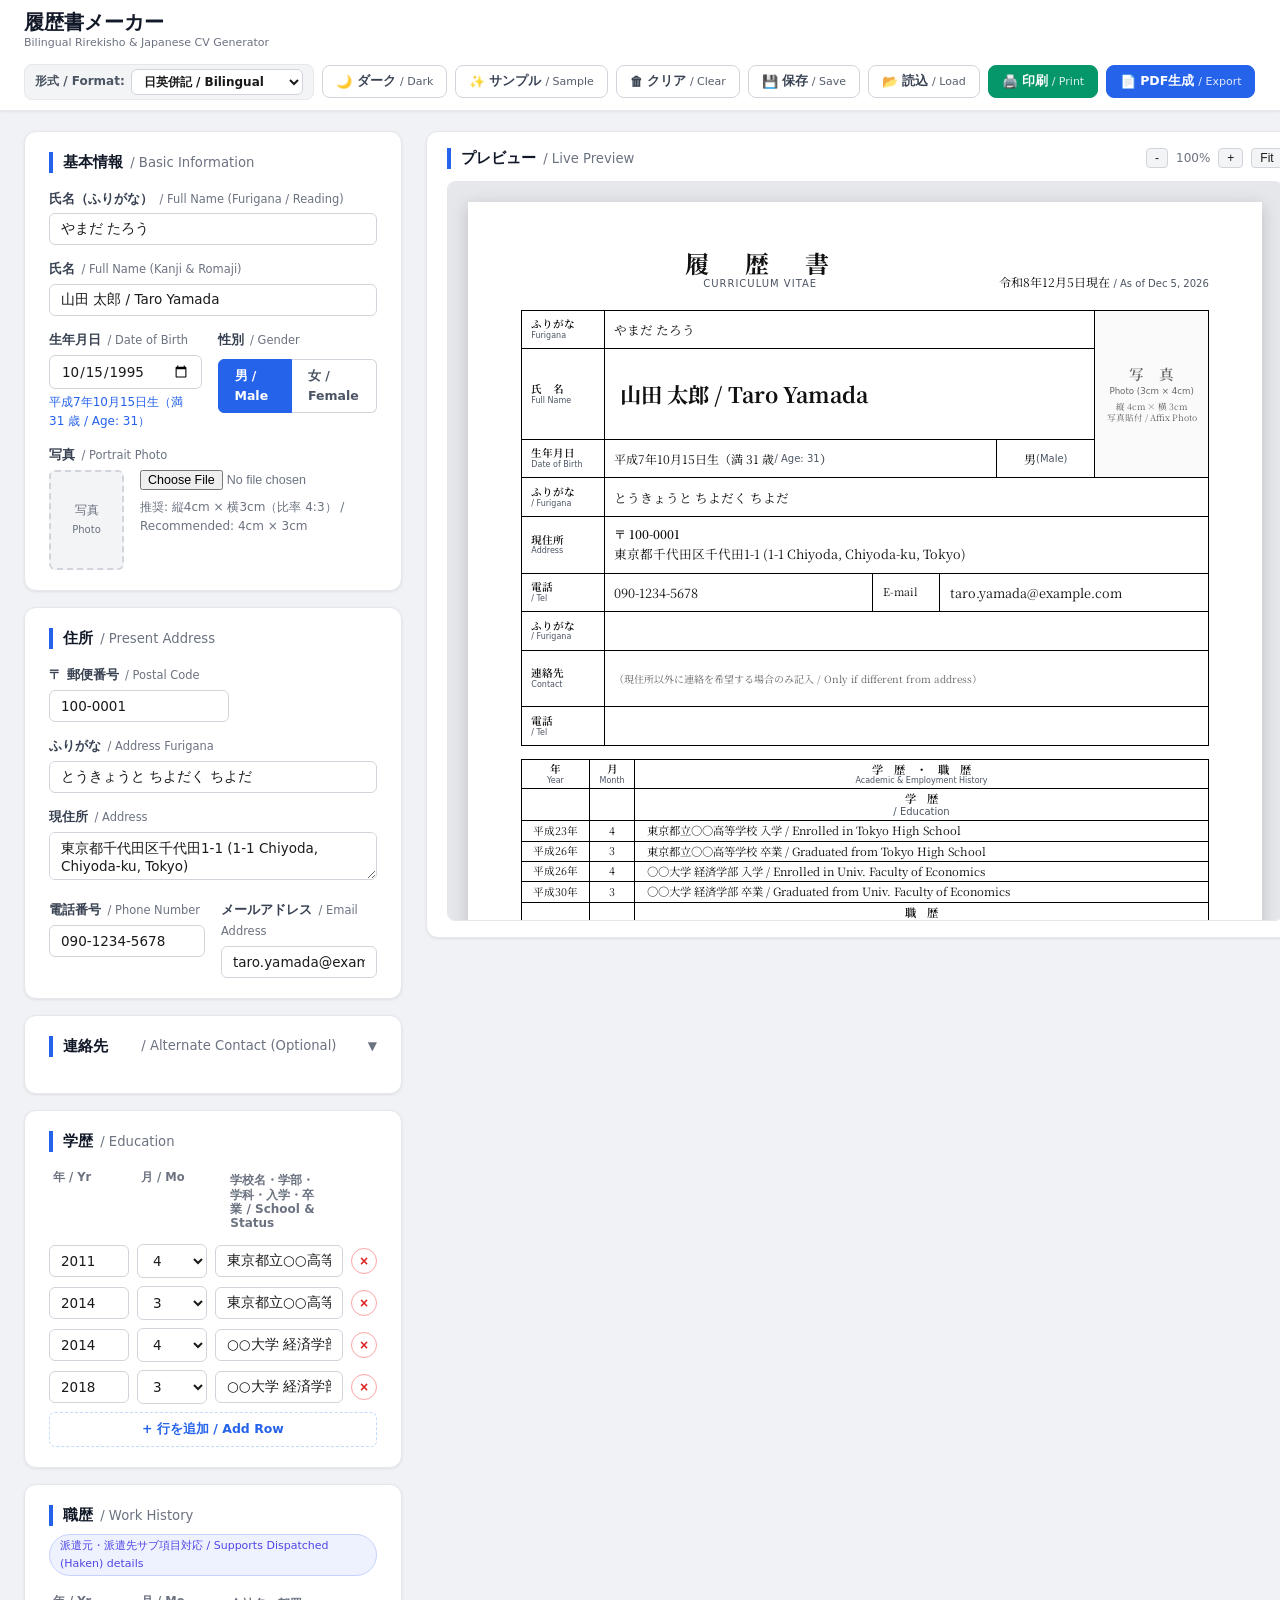
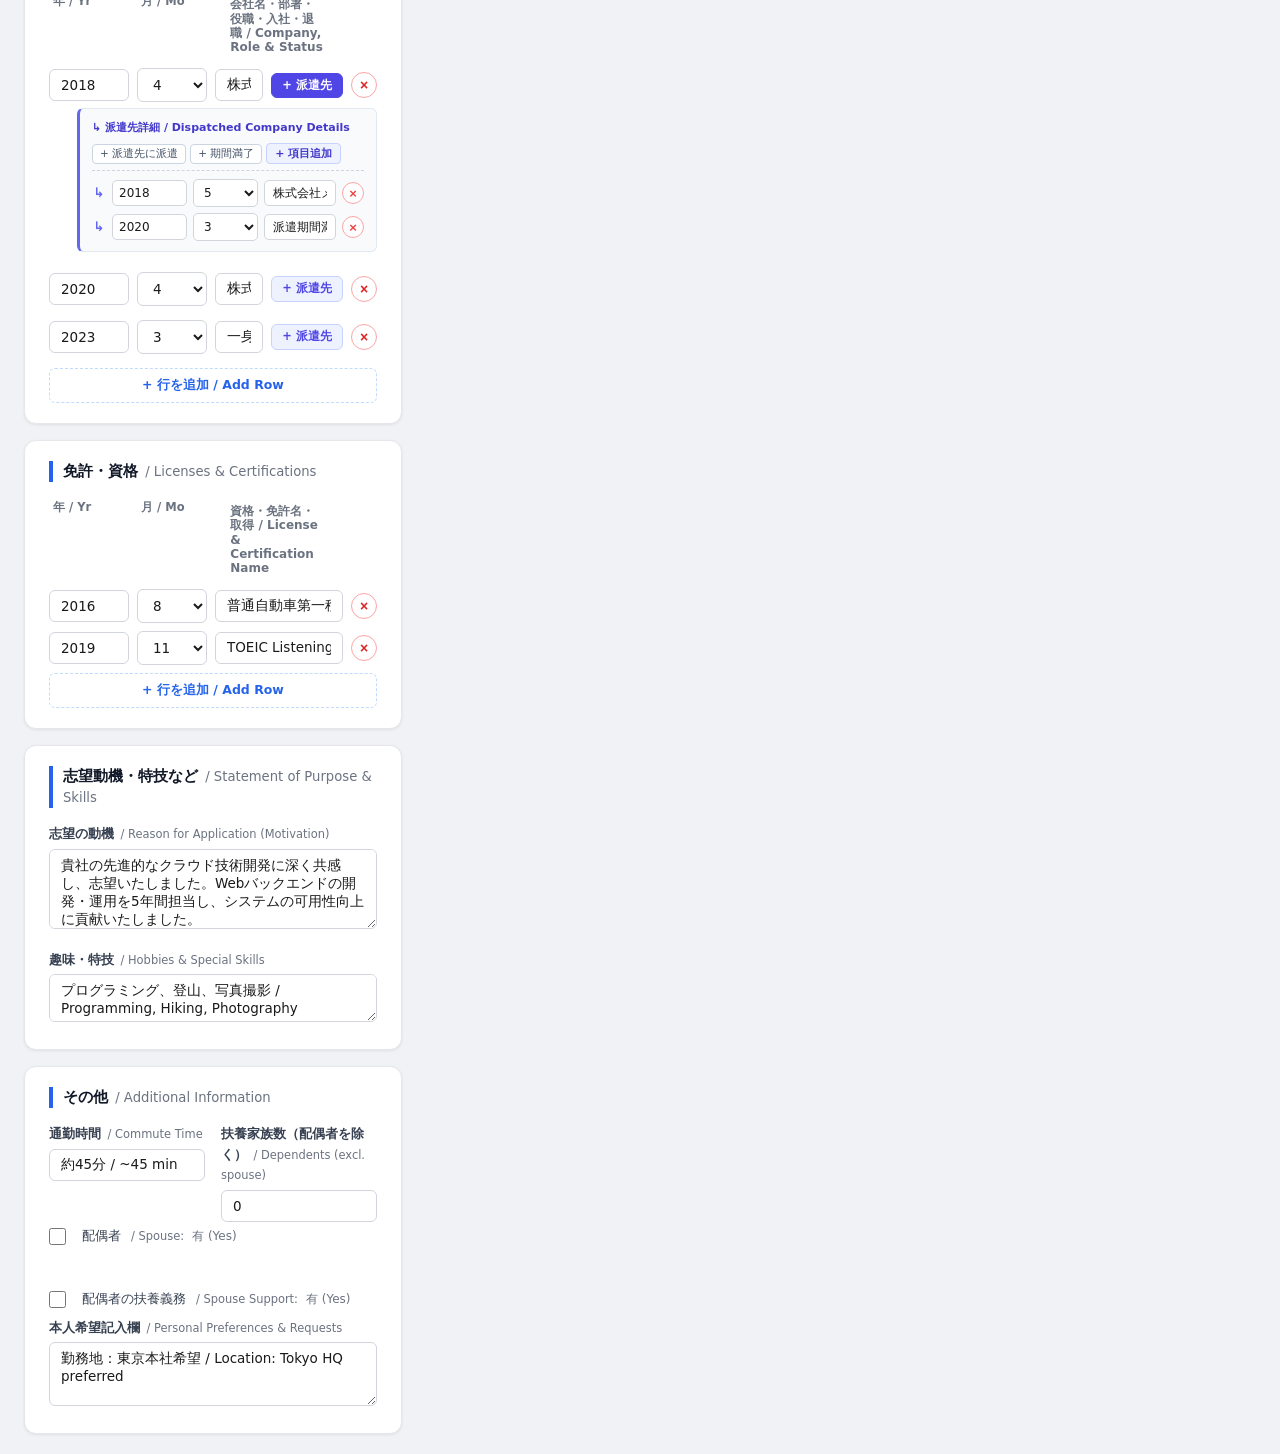
<file: index.html>
<!DOCTYPE html>
<html lang="ja">
<head>
    <meta charset="UTF-8">
    <meta name="viewport" content="width=device-width, initial-scale=1.0">
    <title>履歴書メーカー / Bilingual Rirekisho &amp; Japanese CV Generator</title>
    <meta name="description" content="Pure JavaScript Japanese Curriculum Vitae (履歴書) generator. 100% client-side, zero backend, runs statically anywhere with instant preview & PDF export.">
    <link rel="icon" href="data:image/svg+xml,<svg xmlns=%22http://www.w3.org/2000/svg%22 viewBox=%220%22%200%20100%20100%22><text y=%22.9em%22 font-size=%2290%22>📄</text></svg>">
    
    <!-- Google Fonts: Noto Serif JP (traditional JIS resume look) & Noto Sans JP -->
    <link rel="preconnect" href="https://fonts.googleapis.com">
    <link rel="preconnect" href="https://fonts.gstatic.com" crossorigin>
    <link href="https://fonts.googleapis.com/css2?family=Noto+Sans+JP:wght@400;500;700&family=Noto+Serif+JP:wght@400;600;700&display=swap" rel="stylesheet">
    
    <!-- Stylesheet -->
    <link rel="stylesheet" href="css/style.css">

    <!-- Client-side PDF Generator (html2pdf.js - vendored for offline reliability) -->
    <script src="js/vendor/html2pdf.bundle.min.js"></script>

    <!-- Theme Detection (Avoid Flash of Light Mode) -->
    <script>
        (function() {
            try {
                const saved = localStorage.getItem("rirekisho_maker_theme");
                const prefersDark = window.matchMedia && window.matchMedia("(prefers-color-scheme: dark)").matches;
                if (saved === "dark" || (!saved && prefersDark)) {
                    document.documentElement.setAttribute("data-theme", "dark");
                }
            } catch (e) {}
        })();
    </script>

    <!-- App Scripts -->
    <script src="js/era_converter.js" defer></script>
    <script src="js/rirekisho_render.js" defer></script>
    <script src="js/app.js" defer></script>
</head>
<body>

    <!-- ===== Header ===== -->
    <header class="app-header">
        <div class="header-inner">
            <div class="header-title">
                <h1>履歴書メーカー</h1>
                <span class="subtitle">Bilingual Rirekisho &amp; Japanese CV Generator</span>
            </div>

            <div class="header-actions">
                <!-- PDF Format Style Selector -->
                <div class="style-selector">
                    <label for="pdf_style">形式 / Format:</label>
                    <select id="pdf_style" name="pdf_style">
                        <option value="bilingual" selected>日英併記 / Bilingual</option>
                        <option value="japanese">日本語のみ / Japanese</option>
                    </select>
                </div>

                <!-- Dark Mode Toggle Button -->
                <button type="button" id="btn-theme-toggle" class="btn btn-secondary btn-theme" title="ダークモード切替 / Toggle Dark Mode">
                    <span class="btn-icon" id="theme-icon">🌙</span> <span id="theme-label">ダーク <small>/ Dark</small></span>
                </button>

                <button type="button" id="btn-sample" class="btn btn-secondary" title="サンプルデータを入力 / Load Sample Data">
                    <span class="btn-icon">✨</span> サンプル <small>/ Sample</small>
                </button>
                <button type="button" id="btn-clear" class="btn btn-secondary" title="フォームを初期化 / Clear Form">
                    <span class="btn-icon">🗑</span> クリア <small>/ Clear</small>
                </button>
                <button type="button" id="btn-save" class="btn btn-secondary" title="フォームデータをJSONで保存 / Save JSON">
                    <span class="btn-icon">💾</span> 保存 <small>/ Save</small>
                </button>
                <button type="button" id="btn-load" class="btn btn-secondary" title="JSONファイルからデータを読み込み / Load JSON">
                    <span class="btn-icon">📂</span> 読込 <small>/ Load</small>
                </button>
                <button type="button" id="btn-print" class="btn btn-print" title="ブラウザ印刷（高精細ベクターPDF） / Print / Vector PDF">
                    <span class="btn-icon">🖨️</span> 印刷 <small>/ Print</small>
                </button>
                <button type="button" id="btn-generate" class="btn btn-primary" title="PDFファイルをダウンロード / Export PDF">
                    <span class="btn-icon">📄</span> PDF生成 <small>/ Export</small>
                </button>
            </div>
        </div>
    </header>

    <!-- ===== Main Content ===== -->
    <main class="app-main">
        <!-- ---------- Left Column: Form ---------- -->
        <div class="form-column">

            <!-- Section 1: 基本情報 -->
            <section class="form-section">
                <h3 class="section-title">基本情報 <span class="sub-en">/ Basic Information</span></h3>

                <div class="form-group">
                    <label for="name_furigana">氏名（ふりがな） <span class="sub-en">/ Full Name (Furigana / Reading)</span></label>
                    <input type="text" id="name_furigana" name="name_furigana" placeholder="やまだ たろう">
                </div>

                <div class="form-group">
                    <label for="name_kanji">氏名 <span class="sub-en">/ Full Name (Kanji &amp; Romaji)</span></label>
                    <input type="text" id="name_kanji" name="name_kanji" placeholder="山田 太郎 / Taro Yamada">
                </div>

                <div class="form-row">
                    <div class="form-group flex-1">
                        <label for="birth_date">生年月日 <span class="sub-en">/ Date of Birth</span></label>
                        <input type="date" id="birth_date" name="birth_date">
                        <p id="birth_date_calc" class="helper-text" style="color: #2563eb; font-weight: 500;"></p>
                    </div>
                    <div class="form-group">
                        <label>性別 <span class="sub-en">/ Gender</span></label>
                        <div class="radio-pills">
                            <input type="radio" id="gender_male" name="gender" value="男" checked>
                            <label for="gender_male" class="pill">男 / Male</label>
                            <input type="radio" id="gender_female" name="gender" value="女">
                            <label for="gender_female" class="pill">女 / Female</label>
                        </div>
                    </div>
                </div>

                <div class="form-group">
                    <label for="photo">写真 <span class="sub-en">/ Portrait Photo</span></label>
                    <div class="photo-upload-area">
                        <div class="photo-preview" id="photo-preview">
                            <span class="photo-placeholder">写真<br><small>Photo</small></span>
                        </div>
                        <div class="photo-controls">
                            <input type="file" id="photo" name="photo" accept="image/*">
                            <p class="helper-text">推奨: 縦4cm × 横3cm（比率 4:3） / Recommended: 4cm × 3cm</p>
                            <button type="button" id="btn-remove-photo" class="btn btn-secondary" style="display:none; padding:4px 8px; font-size:12px; margin-top:4px;">写真を削除 / Remove Photo</button>
                        </div>
                    </div>
                </div>
            </section>

            <!-- Section 2: 住所 -->
            <section class="form-section">
                <h3 class="section-title">住所 <span class="sub-en">/ Present Address</span></h3>

                <div class="form-group">
                    <label for="postal_code">〒 郵便番号 <span class="sub-en">/ Postal Code</span></label>
                    <input type="text" id="postal_code" name="postal_code" placeholder="100-0001" class="input-short">
                </div>

                <div class="form-group">
                    <label for="address_furigana">ふりがな <span class="sub-en">/ Address Furigana</span></label>
                    <input type="text" id="address_furigana" name="address_furigana" placeholder="とうきょうと ちよだく...">
                </div>

                <div class="form-group">
                    <label for="address">現住所 <span class="sub-en">/ Address</span></label>
                    <textarea id="address" name="address" rows="2" placeholder="東京都千代田区千代田1-1 (1-1 Chiyoda, Chiyoda-ku, Tokyo)"></textarea>
                </div>

                <div class="form-row">
                    <div class="form-group flex-1">
                        <label for="phone">電話番号 <span class="sub-en">/ Phone Number</span></label>
                        <input type="text" id="phone" name="phone" placeholder="090-1234-5678">
                    </div>
                    <div class="form-group flex-1">
                        <label for="email">メールアドレス <span class="sub-en">/ Email Address</span></label>
                        <input type="email" id="email" name="email" placeholder="taro@example.com">
                    </div>
                </div>
            </section>

            <!-- Section 3: 連絡先 -->
            <section class="form-section">
                <details class="collapsible-section">
                    <summary class="section-title section-title-collapsible">
                        連絡先 <span class="sub-en">/ Alternate Contact (Optional)</span>
                        <span class="collapse-indicator">▼</span>
                    </summary>
                    <p class="helper-text section-note">現住所以外に連絡を希望する場合のみ記入 / Fill only if contact is desired at an alternate location</p>

                    <div class="form-group">
                        <label for="postal_code_2">〒 郵便番号 <span class="sub-en">/ Postal Code</span></label>
                        <input type="text" id="postal_code_2" name="postal_code_2" placeholder="000-0000" class="input-short">
                    </div>

                    <div class="form-group">
                        <label for="address_furigana_2">ふりがな <span class="sub-en">/ Furigana</span></label>
                        <input type="text" id="address_furigana_2" name="address_furigana_2">
                    </div>

                    <div class="form-group">
                        <label for="address_2">住所 <span class="sub-en">/ Alternate Address</span></label>
                        <textarea id="address_2" name="address_2" rows="2"></textarea>
                    </div>

                    <div class="form-group">
                        <label for="phone_2">電話番号 <span class="sub-en">/ Alternate Phone</span></label>
                        <input type="text" id="phone_2" name="phone_2" placeholder="090-0000-0000">
                    </div>
                </details>
            </section>

            <!-- Section 4: 学歴 -->
            <section class="form-section">
                <h3 class="section-title">学歴 <span class="sub-en">/ Education</span></h3>
                <div class="dynamic-list" id="education-list" data-type="education">
                    <div class="dynamic-list-header">
                        <span class="col-year">年 / Yr</span>
                        <span class="col-month">月 / Mo</span>
                        <span class="col-detail">学校名・学部・学科・入学・卒業 / School &amp; Status</span>
                        <span class="col-action"></span>
                    </div>
                    <div class="dynamic-row">
                        <input type="number" class="input-year" name="education_year" placeholder="2014" min="1900" max="2100">
                        <select class="input-month" name="education_month">
                            <option value="">月 / Mo</option>
                            <option value="1">1</option>
                            <option value="2">2</option>
                            <option value="3">3</option>
                            <option value="4">4</option>
                            <option value="5">5</option>
                            <option value="6">6</option>
                            <option value="7">7</option>
                            <option value="8">8</option>
                            <option value="9">9</option>
                            <option value="10">10</option>
                            <option value="11">11</option>
                            <option value="12">12</option>
                        </select>
                        <input type="text" class="input-detail" name="education_detail" placeholder="○○高等学校 卒業 / Graduated from Tokyo High School">
                        <button type="button" class="btn-remove" title="削除 / Remove">×</button>
                    </div>
                </div>
                <button type="button" class="btn-add-row" data-target="education-list">+ 行を追加 / Add Row</button>
            </section>

            <!-- Section 5: 職歴 -->
            <section class="form-section">
                <div class="section-title-wrap">
                    <h3 class="section-title">職歴 <span class="sub-en">/ Work History</span></h3>
                    <span class="section-badge-hint">派遣元・派遣先サブ項目対応 / Supports Dispatched (Haken) details</span>
                </div>
                <div class="dynamic-list" id="work-history-list" data-type="work_history">
                    <div class="dynamic-list-header">
                        <span class="col-year">年 / Yr</span>
                        <span class="col-month">月 / Mo</span>
                        <span class="col-detail">会社名・部署・役職・入社・退職 / Company, Role &amp; Status</span>
                        <span class="col-action"></span>
                    </div>
                    <div class="work-item-group">
                        <div class="dynamic-row main-row">
                            <input type="number" class="input-year" name="work_year" placeholder="2018" min="1900" max="2100">
                            <select class="input-month" name="work_month">
                                <option value="">月 / Mo</option>
                                <option value="1">1</option>
                                <option value="2">2</option>
                                <option value="3">3</option>
                                <option value="4">4</option>
                                <option value="5">5</option>
                                <option value="6">6</option>
                                <option value="7">7</option>
                                <option value="8">8</option>
                                <option value="9">9</option>
                                <option value="10">10</option>
                                <option value="11">11</option>
                                <option value="12">12</option>
                            </select>
                            <input type="text" class="input-detail" name="work_detail" placeholder="株式会社○○ 入社 / 派遣元会社 登録">
                            <button type="button" class="btn-add-subitem" title="派遣先サブ項目を追加 / Add Dispatched Company (Haken)">+ 派遣先</button>
                            <button type="button" class="btn-remove" title="削除 / Remove">×</button>
                        </div>
                        <div class="subitems-container" style="display: none;">
                            <div class="subitems-header">
                                <span class="subitems-title">↳ 派遣先詳細 / Dispatched Company Details</span>
                                <div class="subitems-quick-actions">
                                    <button type="button" class="btn-quick-tag" data-tag="派遣先">+ 派遣先に派遣</button>
                                    <button type="button" class="btn-quick-tag" data-tag="満了">+ 期間満了</button>
                                    <button type="button" class="btn-add-subitem-row">+ 項目追加</button>
                                </div>
                            </div>
                            <div class="subitems-list"></div>
                        </div>
                    </div>
                </div>
                <button type="button" class="btn-add-row" data-target="work-history-list">+ 行を追加 / Add Row</button>
            </section>

            <!-- Section 6: 免許・資格 -->
            <section class="form-section">
                <h3 class="section-title">免許・資格 <span class="sub-en">/ Licenses &amp; Certifications</span></h3>
                <div class="dynamic-list" id="licenses-list" data-type="licenses">
                    <div class="dynamic-list-header">
                        <span class="col-year">年 / Yr</span>
                        <span class="col-month">月 / Mo</span>
                        <span class="col-detail">資格・免許名・取得 / License &amp; Certification Name</span>
                        <span class="col-action"></span>
                    </div>
                    <div class="dynamic-row">
                        <input type="number" class="input-year" name="license_year" placeholder="2016" min="1900" max="2100">
                        <select class="input-month" name="license_month">
                            <option value="">月 / Mo</option>
                            <option value="1">1</option>
                            <option value="2">2</option>
                            <option value="3">3</option>
                            <option value="4">4</option>
                            <option value="5">5</option>
                            <option value="6">6</option>
                            <option value="7">7</option>
                            <option value="8">8</option>
                            <option value="9">9</option>
                            <option value="10">10</option>
                            <option value="11">11</option>
                            <option value="12">12</option>
                        </select>
                        <input type="text" class="input-detail" name="license_detail" placeholder="普通自動車第一種運転免許 / Driver's License (Class 1)">
                        <button type="button" class="btn-remove" title="削除 / Remove">×</button>
                    </div>
                </div>
                <button type="button" class="btn-add-row" data-target="licenses-list">+ 行を追加 / Add Row</button>
            </section>

            <!-- Section 7: 志望動機・特技など -->
            <section class="form-section">
                <h3 class="section-title">志望動機・特技など <span class="sub-en">/ Statement of Purpose &amp; Skills</span></h3>

                <div class="form-group">
                    <label for="motivation">志望の動機 <span class="sub-en">/ Reason for Application (Motivation)</span></label>
                    <textarea id="motivation" name="motivation" rows="4" placeholder="志望動機をご記入ください / Describe your reason for applying, background, and goals..."></textarea>
                </div>

                <div class="form-group">
                    <label for="hobbies">趣味・特技 <span class="sub-en">/ Hobbies &amp; Special Skills</span></label>
                    <textarea id="hobbies" name="hobbies" rows="2" placeholder="趣味や特技をご記入ください / e.g. Programming, Hiking, Photography..."></textarea>
                </div>
            </section>

            <!-- Section 8: その他 -->
            <section class="form-section">
                <h3 class="section-title">その他 <span class="sub-en">/ Additional Information</span></h3>

                <div class="form-row">
                    <div class="form-group flex-1">
                        <label for="commute_time">通勤時間 <span class="sub-en">/ Commute Time</span></label>
                        <input type="text" id="commute_time" name="commute_time" placeholder="約45分 / ~45 min">
                    </div>
                    <div class="form-group flex-1">
                        <label for="dependents_count">扶養家族数（配偶者を除く） <span class="sub-en">/ Dependents (excl. spouse)</span></label>
                        <input type="number" id="dependents_count" name="dependents_count" value="0" min="0">
                    </div>
                </div>

                <div class="form-row checkbox-row">
                    <div class="form-group">
                        <label class="checkbox-label">
                            <input type="checkbox" id="has_spouse" name="has_spouse">
                            <span class="checkbox-custom"></span>
                            配偶者 <span class="sub-en">/ Spouse:</span> <span class="checkbox-status">有 (Yes)</span>
                        </label>
                    </div>
                    <div class="form-group">
                        <label class="checkbox-label">
                            <input type="checkbox" id="spouse_support_obligation" name="spouse_support_obligation">
                            <span class="checkbox-custom"></span>
                            配偶者の扶養義務 <span class="sub-en">/ Spouse Support:</span> <span class="checkbox-status">有 (Yes)</span>
                        </label>
                    </div>
                </div>

                <div class="form-group">
                    <label for="requests">本人希望記入欄 <span class="sub-en">/ Personal Preferences &amp; Requests</span></label>
                    <textarea id="requests" name="requests" rows="3" placeholder="勤務地、勤務時間、入社可能時期など / Desired location, hours, starting date, etc. (Or 特になし / None)"></textarea>
                </div>
            </section>

        </div>

        <!-- ---------- Right Column: Live Sheet Preview ---------- -->
        <div class="preview-column">
            <div class="preview-panel">
                <div class="preview-header-bar">
                    <h3 class="section-title">プレビュー <span class="sub-en">/ Live Preview</span></h3>
                    <div class="preview-scale-controls">
                        <button type="button" id="btn-zoom-out" title="縮小 / Zoom Out">-</button>
                        <span id="zoom-indicator">72%</span>
                        <button type="button" id="btn-zoom-in" title="拡大 / Zoom In">+</button>
                        <button type="button" id="btn-zoom-fit" title="幅に合わせる / Fit to Width">Fit</button>
                    </div>
                </div>
                <div class="preview-viewport" id="preview-viewport">
                    <div class="a4-sheet-wrapper" id="a4-wrapper">
                        <div id="sheet-render-mount"></div>
                    </div>
                </div>
            </div>
        </div>
    </main>

    <!-- ===== Loading Overlay ===== -->
    <div class="loading-overlay" id="loading-overlay">
        <div class="loading-spinner">
            <div class="spinner"></div>
            <p id="loading-message">処理中 / Processing...</p>
        </div>
    </div>

    <!-- ===== Toast Container ===== -->
    <div class="toast-container" id="toast-container"></div>

    <!-- Hidden file input for JSON load -->
    <input type="file" id="json-file-input" accept=".json" style="display:none">

</body>
</html>
</file>
<file: css/style.css>
/* ============================================================
   履歴書メーカー (Rirekisho Maker) — Pure Static Stylesheet
   ============================================================ */

/* ---------- Reset & Base ---------- */
*,
*::before,
*::after {
    box-sizing: border-box;
    margin: 0;
    padding: 0;
}

/* ---------- Design Tokens & Themes ---------- */
:root {
    color-scheme: light;
    --bg-main: #f0f2f5;
    --bg-card: #ffffff;
    --bg-secondary: #f3f4f6;
    --bg-input: #ffffff;
    --bg-subitems: #f8fafc;
    --bg-viewport: #e5e7eb;
    --border-color: #e5e7eb;
    --border-input: #d1d5db;
    --border-subitems: #e2e8f0;
    --text-main: #1a1a1a;
    --text-title: #111827;
    --text-label: #374151;
    --text-secondary: #4b5563;
    --text-muted: #6b7280;
    --btn-sec-bg: #ffffff;
    --btn-sec-text: #374151;
    --btn-sec-border: #d1d5db;
    --btn-sec-hover: #f9fafb;
    --shadow-card: 0 1px 3px rgba(0, 0, 0, 0.08);
}

[data-theme="dark"] {
    color-scheme: dark;
    --bg-main: #0b0f19;
    --bg-card: #151c2c;
    --bg-secondary: #1e293b;
    --bg-input: #0f172a;
    --bg-subitems: #0c1220;
    --bg-viewport: #07090e;
    --border-color: #27354f;
    --border-input: #334155;
    --border-subitems: #26334d;
    --text-main: #f1f5f9;
    --text-title: #f8fafc;
    --text-label: #cbd5e1;
    --text-secondary: #94a3b8;
    --text-muted: #8090a8;
    --btn-sec-bg: #1e293b;
    --btn-sec-text: #e2e8f0;
    --btn-sec-border: #3b4b66;
    --btn-sec-hover: #263348;
    --shadow-card: 0 2px 8px rgba(0, 0, 0, 0.4);
}

[data-theme="dark"] input,
[data-theme="dark"] select,
[data-theme="dark"] textarea {
    color-scheme: dark;
}

body {
    font-family: system-ui, -apple-system, "Hiragino Kaku Gothic ProN", "Hiragino Sans", "Meiryo", sans-serif;
    font-size: 14px;
    line-height: 1.6;
    background: var(--bg-main);
    color: var(--text-main);
    min-height: 100vh;
    transition: background-color 0.2s ease, color 0.2s ease;
}

/* ---------- Header ---------- */
.app-header {
    background: var(--bg-card);
    border-bottom: 1px solid var(--border-color);
    box-shadow: 0 1px 3px rgba(0, 0, 0, 0.06);
    position: sticky;
    top: 0;
    z-index: 100;
    transition: background-color 0.2s ease, border-color 0.2s ease;
}

.header-inner {
    max-width: 1560px;
    margin: 0 auto;
    padding: 10px 24px;
    display: flex;
    align-items: center;
    justify-content: space-between;
    flex-wrap: wrap;
    gap: 12px;
}

.header-title h1 {
    font-size: 20px;
    font-weight: 700;
    color: var(--text-title);
    line-height: 1.2;
}

.header-title .subtitle {
    display: block;
    font-size: 11px;
    color: var(--text-muted);
    font-weight: 500;
}

.header-actions {
    display: flex;
    align-items: center;
    gap: 8px;
    flex-wrap: wrap;
}

/* Style format selector */
.style-selector {
    display: flex;
    align-items: center;
    gap: 6px;
    background: var(--bg-secondary);
    padding: 4px 10px;
    border-radius: 8px;
    border: 1px solid var(--border-color);
}

.style-selector label {
    font-size: 12px;
    font-weight: 600;
    color: var(--text-secondary);
    white-space: nowrap;
}

.style-selector select {
    padding: 4px 8px;
    font-size: 12px;
    font-weight: 600;
    color: var(--text-main);
    background: var(--bg-input);
    border: 1px solid var(--border-input);
    border-radius: 6px;
    cursor: pointer;
}

/* Bilingual subtitle */
.sub-en {
    font-size: 0.88em;
    font-weight: 400;
    color: var(--text-muted);
    margin-left: 2px;
}

/* ---------- Buttons ---------- */
.btn {
    display: inline-flex;
    align-items: center;
    gap: 4px;
    padding: 7px 13px;
    font-size: 12.5px;
    font-weight: 600;
    border-radius: 8px;
    border: 1.5px solid transparent;
    cursor: pointer;
    transition: all 0.2s ease;
    white-space: nowrap;
    font-family: inherit;
}

.btn small {
    font-size: 11px;
    font-weight: 400;
    opacity: 0.85;
}

.btn:disabled {
    opacity: 0.55;
    cursor: not-allowed;
}

.btn-icon {
    font-size: 13px;
}

.btn-primary {
    background: #2563eb;
    color: #ffffff;
    border-color: #2563eb;
}

.btn-primary:hover:not(:disabled) {
    background: #1d4ed8;
    border-color: #1d4ed8;
    box-shadow: 0 2px 8px rgba(37, 99, 235, 0.35);
}

.btn-print {
    background: #059669;
    color: #ffffff;
    border-color: #059669;
}

.btn-print:hover:not(:disabled) {
    background: #047857;
    border-color: #047857;
    box-shadow: 0 2px 8px rgba(5, 150, 105, 0.35);
}

.btn-secondary {
    background: var(--btn-sec-bg);
    color: var(--btn-sec-text);
    border-color: var(--btn-sec-border);
}

.btn-secondary:hover:not(:disabled) {
    background: var(--btn-sec-hover);
    border-color: var(--border-input);
}

.btn-theme {
    gap: 5px;
}

/* ---------- Main Layout ---------- */
.app-main {
    max-width: 1560px;
    margin: 0 auto;
    padding: 20px 24px;
    display: grid;
    grid-template-columns: 1fr 1.05fr;
    gap: 24px;
    align-items: start;
}

/* ---------- Form Column ---------- */
.form-column {
    display: flex;
    flex-direction: column;
    gap: 16px;
}

.form-section {
    background: var(--bg-card);
    border: 1px solid var(--border-color);
    border-radius: 12px;
    padding: 20px 24px;
    box-shadow: var(--shadow-card);
    transition: background-color 0.2s ease, border-color 0.2s ease, box-shadow 0.2s ease;
}

.section-title {
    font-size: 15px;
    font-weight: 700;
    color: var(--text-title);
    padding-left: 10px;
    border-left: 4px solid #2563eb;
    margin-bottom: 16px;
    line-height: 1.4;
}

.form-group {
    margin-bottom: 14px;
}

.form-group:last-child {
    margin-bottom: 0;
}

.form-group label {
    display: block;
    font-weight: 600;
    font-size: 13px;
    color: var(--text-label);
    margin-bottom: 4px;
}

.form-row {
    display: flex;
    gap: 16px;
    align-items: flex-start;
}

.flex-1 {
    flex: 1;
}

/* Inputs */
input[type="text"],
input[type="email"],
input[type="number"],
input[type="date"],
textarea,
select {
    width: 100%;
    padding: 7px 11px;
    font-size: 13.5px;
    font-family: inherit;
    border: 1px solid var(--border-input);
    border-radius: 6px;
    background: var(--bg-input);
    color: var(--text-main);
    transition: border-color 0.2s, box-shadow 0.2s, background-color 0.2s;
    outline: none;
}

input:focus,
textarea:focus,
select:focus {
    border-color: #2563eb;
    box-shadow: 0 0 0 3px rgba(37, 99, 235, 0.12);
}

textarea {
    resize: vertical;
}

.input-short {
    max-width: 180px;
}

.helper-text {
    font-size: 12px;
    color: var(--text-muted);
    margin-top: 4px;
}

/* Radio Pills */
.radio-pills {
    display: inline-flex;
    margin-top: 4px;
}

.radio-pills input[type="radio"] {
    position: absolute;
    opacity: 0;
    pointer-events: none;
}

.radio-pills .pill {
    display: inline-flex;
    align-items: center;
    justify-content: center;
    padding: 6px 16px;
    font-size: 12.5px;
    font-weight: 600;
    color: var(--text-secondary);
    background: var(--bg-card);
    border: 1.5px solid var(--border-input);
    cursor: pointer;
    transition: all 0.2s ease;
    user-select: none;
}

.radio-pills .pill:first-of-type {
    border-radius: 6px 0 0 6px;
}

.radio-pills .pill:last-of-type {
    border-radius: 0 6px 6px 0;
    border-left: none;
}

.radio-pills input[type="radio"]:checked + .pill {
    background: #2563eb;
    color: #ffffff;
    border-color: #2563eb;
}

/* Photo Upload */
.photo-upload-area {
    display: flex;
    align-items: flex-start;
    gap: 16px;
}

.photo-preview {
    width: 75px;
    height: 100px;
    border: 2px dashed var(--border-input);
    border-radius: 6px;
    display: flex;
    align-items: center;
    justify-content: center;
    overflow: hidden;
    flex-shrink: 0;
    background: var(--bg-secondary);
}

.photo-preview img {
    width: 100%;
    height: 100%;
    object-fit: cover;
}

.photo-placeholder {
    font-size: 12px;
    color: var(--text-muted);
    text-align: center;
}

.photo-preview.has-photo {
    border-style: solid;
    border-color: var(--border-input);
}

.photo-controls {
    display: flex;
    flex-direction: column;
    gap: 4px;
}

.photo-controls input[type="file"] {
    font-size: 12.5px;
    border: none;
    padding: 0;
    color: var(--text-muted);
}

/* Collapsible Section */
.section-title-collapsible {
    cursor: pointer;
    display: flex;
    align-items: center;
    justify-content: space-between;
    user-select: none;
    list-style: none;
    border-left: 4px solid #2563eb;
    padding-left: 10px;
    font-size: 15px;
    font-weight: 700;
    color: var(--text-title);
}

.section-title-collapsible::-webkit-details-marker {
    display: none;
}

.collapse-indicator {
    font-size: 12px;
    color: var(--text-muted);
    transition: transform 0.2s;
}

details[open] .collapse-indicator {
    transform: rotate(180deg);
}

/* Dynamic Lists */
.dynamic-list {
    display: flex;
    flex-direction: column;
    gap: 8px;
}

.dynamic-list-header {
    display: flex;
    gap: 8px;
    padding: 0 4px;
    font-size: 11.5px;
    font-weight: 600;
    color: #6b7280;
}

.col-year { width: 80px; flex-shrink: 0; }
.col-month { width: 70px; flex-shrink: 0; }
.col-detail { flex: 1; }
.col-action { width: 28px; flex-shrink: 0; }

.dynamic-row {
    display: flex;
    align-items: center;
    gap: 8px;
}

.dynamic-row .input-year { width: 80px; flex-shrink: 0; }
.dynamic-row .input-month { width: 70px; flex-shrink: 0; }
.dynamic-row .input-detail { flex: 1; }

.btn-remove {
    width: 26px;
    height: 26px;
    border-radius: 50%;
    border: 1.5px solid #fca5a5;
    background: #ffffff;
    color: #dc2626;
    font-size: 14px;
    font-weight: 700;
    cursor: pointer;
    display: flex;
    align-items: center;
    justify-content: center;
    flex-shrink: 0;
    line-height: 1;
}

.btn-remove:hover {
    background: #fef2f2;
    border-color: #dc2626;
}

.btn-add-row {
    display: block;
    width: 100%;
    padding: 8px;
    margin-top: 8px;
    font-size: 12.5px;
    font-weight: 600;
    color: #2563eb;
    background: #ffffff;
    border: 1.5px dashed #bfdbfe;
    border-radius: 6px;
    cursor: pointer;
    transition: all 0.2s ease;
    font-family: inherit;
}

.btn-add-row:hover {
    background: #eff6ff;
    border-color: #2563eb;
}

/* Section Title Wrap & Badge */
.section-title-wrap {
    display: flex;
    align-items: center;
    justify-content: space-between;
    flex-wrap: wrap;
    gap: 8px;
    margin-bottom: 16px;
}

.section-title-wrap .section-title {
    margin-bottom: 0;
}

.section-badge-hint {
    display: inline-block;
    font-size: 11px;
    font-weight: 500;
    color: #4f46e5;
    background: #eef2ff;
    border: 1px solid #c7d2fe;
    border-radius: 999px;
    padding: 2px 10px;
}

/* Work History Groups & Sub-items */
.work-item-group {
    display: flex;
    flex-direction: column;
    margin-bottom: 6px;
    border-radius: 8px;
}

.work-item-group .main-row {
    margin-bottom: 0;
}

.btn-add-subitem {
    padding: 6px 10px;
    font-size: 11.5px;
    font-weight: 600;
    color: #4f46e5;
    background: #eef2ff;
    border: 1px solid #c7d2fe;
    border-radius: 6px;
    cursor: pointer;
    white-space: nowrap;
    transition: all 0.15s ease;
    display: inline-flex;
    align-items: center;
    gap: 3px;
    line-height: 1;
    flex-shrink: 0;
    font-family: inherit;
}

.btn-add-subitem:hover {
    background: #e0e7ff;
    border-color: #a5b4fc;
}

.btn-add-subitem.active {
    background: #4f46e5;
    color: #ffffff;
    border-color: #4f46e5;
}

.subitems-container {
    margin: 6px 0 6px 28px;
    padding: 10px 12px;
    background: var(--bg-subitems);
    border: 1px solid var(--border-subitems);
    border-left: 3px solid #6366f1;
    border-radius: 6px;
    display: flex;
    flex-direction: column;
    gap: 8px;
    transition: background-color 0.2s ease, border-color 0.2s ease;
}

.subitems-header {
    display: flex;
    align-items: center;
    justify-content: space-between;
    flex-wrap: wrap;
    gap: 6px;
    padding-bottom: 6px;
    border-bottom: 1px dashed #cbd5e1;
}

.subitems-title {
    font-size: 11px;
    font-weight: 700;
    color: #4338ca;
}

.subitems-quick-actions {
    display: flex;
    align-items: center;
    gap: 4px;
    flex-wrap: wrap;
}

.btn-quick-tag {
    font-size: 10.5px;
    padding: 2px 7px;
    background: #ffffff;
    border: 1px solid #cbd5e1;
    border-radius: 4px;
    color: #475569;
    cursor: pointer;
    transition: all 0.15s ease;
    font-family: inherit;
}

.btn-quick-tag:hover {
    background: #f1f5f9;
    border-color: #94a3b8;
    color: #1e293b;
}

.btn-add-subitem-row {
    font-size: 11px;
    padding: 2px 8px;
    background: #eef2ff;
    border: 1px solid #c7d2fe;
    border-radius: 4px;
    color: #4338ca;
    font-weight: 600;
    cursor: pointer;
    transition: all 0.15s ease;
    font-family: inherit;
}

.btn-add-subitem-row:hover {
    background: #e0e7ff;
}

.subitems-list {
    display: flex;
    flex-direction: column;
    gap: 6px;
}

.subitem-row {
    display: flex;
    align-items: center;
    gap: 6px;
}

.subitem-bullet {
    font-size: 13px;
    color: #6366f1;
    font-weight: bold;
    flex-shrink: 0;
    width: 14px;
    text-align: center;
}

.subitem-row .input-year-sub {
    width: 75px !important;
    flex-shrink: 0;
    font-size: 12px;
    padding: 5px 6px;
    border: 1px solid var(--border-input);
    border-radius: 5px;
    background: var(--bg-input);
    color: var(--text-main);
    font-family: inherit;
    transition: background-color 0.2s ease, border-color 0.2s ease, color 0.2s ease;
}

.subitem-row .input-month-sub {
    width: 65px !important;
    flex-shrink: 0;
    font-size: 12px;
    padding: 5px 6px;
    border: 1px solid var(--border-input);
    border-radius: 5px;
    background: var(--bg-input);
    color: var(--text-main);
    font-family: inherit;
    transition: background-color 0.2s ease, border-color 0.2s ease, color 0.2s ease;
}

.subitem-row .input-detail-sub {
    flex: 1;
    min-width: 0;
    font-size: 12px;
    padding: 5px 8px;
    border: 1px solid var(--border-input);
    border-radius: 5px;
    background: var(--bg-input);
    color: var(--text-main);
    font-family: inherit;
    transition: background-color 0.2s ease, border-color 0.2s ease, color 0.2s ease;
}

.subitem-row .input-year-sub:focus,
.subitem-row .input-month-sub:focus,
.subitem-row .input-detail-sub:focus {
    outline: none;
    border-color: #6366f1;
    box-shadow: 0 0 0 3px rgba(99, 102, 241, 0.15);
}

.btn-remove-sub {
    width: 22px;
    height: 22px;
    border-radius: 50%;
    border: 1px solid #fca5a5;
    background: #ffffff;
    color: #ef4444;
    font-size: 13px;
    font-weight: 700;
    cursor: pointer;
    display: flex;
    align-items: center;
    justify-content: center;
    flex-shrink: 0;
    line-height: 1;
    transition: all 0.15s ease;
}

.btn-remove-sub:hover {
    background: #fef2f2;
    border-color: #dc2626;
}

/* Checkboxes */
.checkbox-row {
    flex-wrap: wrap;
}

.checkbox-label {
    display: inline-flex !important;
    align-items: center;
    gap: 8px;
    font-weight: 500 !important;
    cursor: pointer;
    user-select: none;
    padding: 4px 0;
}

.checkbox-label input[type="checkbox"] {
    width: 17px;
    height: 17px;
    accent-color: #2563eb;
    cursor: pointer;
}

.checkbox-status {
    font-size: 12px;
    color: #6b7280;
}

/* ============================================================
   Right Column: Preview Panel & A4 Sheet Canvas
   ============================================================ */
.preview-column {
    position: sticky;
    top: 70px;
}

.preview-panel {
    background: var(--bg-card);
    border: 1px solid var(--border-color);
    border-radius: 12px;
    padding: 16px 20px;
    box-shadow: var(--shadow-card);
    transition: background-color 0.2s ease, border-color 0.2s ease;
}

.preview-header-bar {
    display: flex;
    align-items: center;
    justify-content: space-between;
    margin-bottom: 12px;
}

.preview-header-bar .section-title {
    margin-bottom: 0;
}

.preview-scale-controls {
    display: flex;
    align-items: center;
    gap: 8px;
    font-size: 12px;
    color: var(--text-muted);
}

.preview-scale-controls button {
    background: var(--bg-secondary);
    border: 1px solid var(--border-input);
    border-radius: 4px;
    padding: 2px 8px;
    cursor: pointer;
    font-size: 12px;
    color: var(--text-main);
    transition: all 0.15s ease;
}

.preview-viewport {
    width: 100%;
    max-height: calc(100vh - 160px);
    overflow-y: auto;
    overflow-x: auto;
    background: var(--bg-viewport);
    border: 1px solid var(--border-color);
    border-radius: 8px;
    padding: 20px;
    display: flex;
    justify-content: center;
    transition: background-color 0.2s ease, border-color 0.2s ease;
}

/* Wrapper that handles CSS transform scale */
.a4-sheet-wrapper {
    transform-origin: top center;
    transition: transform 0.2s ease;
}

/* ============================================================
   The A4 Sheet (JIS Standard 210mm × 297mm)
   ============================================================ */
.a4-sheet {
    width: 210mm;
    min-height: 297mm;
    padding: 12mm 14mm;
    background: #ffffff;
    color: #111111;
    font-family: "Noto Serif JP", "Hiragino Mincho ProN", "Yu Mincho", "MS Mincho", serif;
    font-size: 10pt;
    line-height: 1.35;
    box-shadow: 0 4px 16px rgba(0, 0, 0, 0.18);
    box-sizing: border-box;
    display: flex;
    flex-direction: column;
}

/* Sub-labels */
.a4-sheet .en-sub {
    font-size: 7.5pt;
    font-family: system-ui, -apple-system, sans-serif;
    color: #4b5563;
    font-weight: normal;
}

/* Header */
.sheet-top-header {
    display: flex;
    justify-content: space-between;
    align-items: flex-end;
    margin-bottom: 4mm;
    padding-bottom: 1mm;
}

.sheet-title-wrap {
    flex: 1;
    text-align: center;
}

.sheet-main-title {
    font-size: 18pt;
    font-weight: 700;
    letter-spacing: 0.25em;
    color: #111111;
}

.sheet-sub-title {
    display: block;
    font-size: 7.5pt;
    letter-spacing: 0.1em;
    font-family: system-ui, sans-serif;
    color: #4b5563;
    margin-top: -2px;
}

.sheet-date-line {
    font-size: 9pt;
    white-space: nowrap;
    text-align: right;
}

/* Profile Grid (Top section) */
.sheet-profile-table {
    display: flex;
    border: 1px solid #000000;
    margin-bottom: 0;
}

.sheet-profile-left {
    flex: 1;
    display: flex;
    flex-direction: column;
}

.sheet-photo-box {
    width: 30mm;
    min-height: 40mm;
    border-left: 1px solid #000000;
    display: flex;
    align-items: center;
    justify-content: center;
    overflow: hidden;
    background: #fafafa;
    flex-shrink: 0;
}

.sheet-photo-img {
    width: 100%;
    height: 100%;
    object-fit: cover;
}

.sheet-photo-placeholder {
    display: flex;
    flex-direction: column;
    align-items: center;
    justify-content: center;
    text-align: center;
    font-size: 8pt;
    color: #666666;
    padding: 4px;
}

.sheet-photo-placeholder .jp {
    font-size: 11pt;
    font-weight: 600;
    margin-bottom: 2px;
}

.sheet-photo-placeholder .en {
    font-size: 6.5pt;
    font-family: system-ui, sans-serif;
    margin-bottom: 3px;
}

.sheet-photo-placeholder .sub {
    font-size: 6.5pt;
}

/* Table rows & cells */
.sheet-row {
    display: flex;
    border-bottom: 1px solid #000000;
    min-height: 7mm;
}

.sheet-row:last-child {
    border-bottom: none;
}

.sheet-cell {
    padding: 2mm 2.5mm;
    display: flex;
    align-items: center;
    box-sizing: border-box;
}

.cell-label {
    width: 22mm;
    border-right: 1px solid #000000;
    font-size: 8pt;
    flex-direction: column;
    align-items: flex-start;
    justify-content: center;
    line-height: 1.2;
    background: #ffffff;
    flex-shrink: 0;
}

.cell-label .jp {
    font-weight: 600;
}

.cell-label .en {
    font-size: 6pt;
    font-family: system-ui, sans-serif;
    color: #4b5563;
}

.cell-value {
    flex: 1;
    font-size: 9.5pt;
    word-break: break-all;
}

/* Name row */
.row-name {
    min-height: 24mm;
}

.value-name {
    font-size: 16pt;
    font-weight: 700;
    padding-left: 4mm;
}

/* Birth date & Gender */
.row-birth {
    min-height: 9mm;
}

.value-birth {
    flex: 1;
    font-size: 9pt;
}

.cell-gender {
    width: 26mm;
    border-left: 1px solid #000000;
    display: flex;
    align-items: center;
    justify-content: center;
    font-size: 9pt;
    text-align: center;
}

/* Address Table */
.sheet-address-table {
    border: 1px solid #000000;
    border-top: none;
}

.row-addr {
    min-height: 15mm;
}

.value-address {
    flex-direction: column;
    align-items: flex-start;
    justify-content: center;
    gap: 1mm;
}

.addr-postal {
    font-size: 9pt;
    font-weight: 600;
}

.addr-body {
    font-size: 9.5pt;
    line-height: 1.3;
}

.addr-note {
    font-size: 7.5pt;
    color: #666666;
}

.row-contact {
    min-height: 7.5mm;
}

.cell-email-label {
    width: 18mm;
    border-left: 1px solid #000000;
}

.cell-email-val {
    flex: 1;
}

.sheet-alt-contact {
    margin-top: 0;
}

/* History & Licenses Tables */
.sheet-history-table {
    border: 1px solid #000000;
    margin-top: 3.5mm;
}

.sheet-history-header {
    display: flex;
    background: #ffffff;
    border-bottom: 1px solid #000000;
    font-weight: 600;
    min-height: 6.8mm;
}

.col-yr {
    width: 18mm;
    border-right: 1px solid #000000;
    text-align: center;
    display: flex;
    flex-direction: column;
    align-items: center;
    justify-content: center;
    font-size: 8pt;
    flex-shrink: 0;
    line-height: 1.2;
}

.col-mo {
    width: 12mm;
    border-right: 1px solid #000000;
    text-align: center;
    display: flex;
    flex-direction: column;
    align-items: center;
    justify-content: center;
    font-size: 8pt;
    flex-shrink: 0;
    line-height: 1.2;
}

.col-detail {
    flex: 1;
    display: flex;
    flex-direction: column;
    justify-content: center;
    padding: 1.5mm 3mm;
    font-size: 9pt;
    line-height: 1.2;
}

.sheet-history-header .col-detail {
    text-align: center;
    align-items: center;
    font-size: 9pt;
}

.col-detail.text-center {
    align-items: center;
    text-align: center;
    font-weight: 600;
}

.col-detail.text-right {
    align-items: flex-end;
    text-align: right;
    padding-right: 6mm;
    font-weight: 600;
}

.col-yr .en, .col-mo .en, .col-detail .en {
    font-size: 6pt;
    font-family: system-ui, sans-serif;
    color: #4b5563;
    font-weight: normal;
}

.sheet-history-row {
    display: flex;
    border-bottom: 1px solid #000000;
    min-height: 6.6mm;
}

.sheet-history-row:last-child {
    border-bottom: none;
}

.row-category-header {
    background: #ffffff;
}

/* Sub-item Row on A4 Sheet (Haken / Dispatched Worker) */
.sheet-history-row.row-subitem {
    background: #ffffff;
}

.sheet-history-row.row-subitem .col-detail {
    padding-left: 6.5mm;
    font-size: 8.8pt;
}

.haken-indent {
    display: inline-block;
    width: 1.2em;
}

.sheet-history-row.row-subitem .col-yr,
.sheet-history-row.row-subitem .col-mo {
    font-size: 7.5pt;
    color: #222222;
}

/* Compact History Rules (Auto-activated when rows > 11 to keep within single A4 page) */
.sheet-compact-history .sheet-history-row {
    min-height: 5.4mm;
}

.sheet-compact-history .sheet-history-header {
    min-height: 5.6mm;
}

.sheet-compact-history .col-detail {
    padding: 0.7mm 3mm;
    font-size: 8.5pt;
}

.sheet-compact-history .sheet-history-row.row-subitem .col-detail {
    padding-left: 5.8mm;
    font-size: 8.2pt;
}

.sheet-compact-history .sheet-bottom-grid {
    min-height: 42mm;
}

/* Bottom Grid */
.sheet-bottom-grid {
    display: grid;
    grid-template-columns: 56% 44%;
    border: 1px solid #000000;
    margin-top: 3.5mm;
    flex: 1;
    min-height: 52mm;
}

.sheet-bottom-left {
    border-right: 1px solid #000000;
    display: flex;
    flex-direction: column;
}

.bottom-box-label {
    padding: 1.5mm 2.5mm;
    font-size: 7.5pt;
    font-weight: 600;
    border-bottom: 1px solid #eeeeee;
    line-height: 1.2;
}

.bottom-box-content {
    padding: 2.5mm 3mm;
    font-size: 8.5pt;
    line-height: 1.4;
    flex: 1;
}

.content-hobbies {
    margin-top: 3mm;
}

.sheet-bottom-right {
    display: flex;
    flex-direction: column;
}

.bottom-right-row {
    border-bottom: 1px solid #000000;
    display: flex;
    align-items: center;
    min-height: 8.5mm;
    padding: 1.5mm 2.5mm;
}

.bottom-right-row:last-child {
    border-bottom: none;
    flex: 1;
}

.row-commute .sub-label,
.row-dependents .sub-label {
    width: 44mm;
    font-size: 7.5pt;
    font-weight: 600;
    line-height: 1.2;
}

.row-commute .sub-val,
.row-dependents .sub-val {
    flex: 1;
    text-align: center;
    font-size: 8.5pt;
}

.row-spouse-split {
    padding: 0;
}

.half-box {
    flex: 1;
    display: flex;
    align-items: center;
    padding: 1.5mm 2.5mm;
    min-height: 8.5mm;
}

.half-box:first-child {
    border-right: 1px solid #000000;
}

.half-box .sub-label {
    width: 22mm;
    font-size: 7.5pt;
    font-weight: 600;
    line-height: 1.2;
}

.half-box .sub-val {
    flex: 1;
    text-align: center;
    font-size: 8.5pt;
}

.row-requests {
    flex-direction: column;
    align-items: flex-start;
    padding: 2mm 2.5mm;
}

.row-requests .sub-label {
    font-size: 7.5pt;
    font-weight: 600;
    margin-bottom: 2mm;
    line-height: 1.2;
}

.sub-val-req {
    font-size: 8.5pt;
    line-height: 1.35;
    flex: 1;
}

/* Loading Overlay */
.loading-overlay {
    position: fixed;
    inset: 0;
    background: rgba(0, 0, 0, 0.4);
    display: none;
    align-items: center;
    justify-content: center;
    z-index: 1000;
}

.loading-overlay.active {
    display: flex;
}

.loading-spinner {
    background: #ffffff;
    border-radius: 16px;
    padding: 32px 48px;
    text-align: center;
    box-shadow: 0 10px 40px rgba(0, 0, 0, 0.2);
}

.spinner {
    width: 36px;
    height: 36px;
    border: 4px solid #e5e7eb;
    border-top-color: #2563eb;
    border-radius: 50%;
    animation: spin 0.8s linear infinite;
    margin: 0 auto 12px;
}

@keyframes spin {
    to { transform: rotate(360deg); }
}

/* Toast */
.toast-container {
    position: fixed;
    top: 75px;
    right: 24px;
    z-index: 1100;
    display: flex;
    flex-direction: column;
    gap: 8px;
    pointer-events: none;
}

.toast {
    padding: 10px 18px;
    border-radius: 8px;
    font-size: 13px;
    font-weight: 500;
    box-shadow: 0 4px 16px rgba(0, 0, 0, 0.15);
    pointer-events: auto;
    animation: toastIn 0.3s ease forwards;
    max-width: 380px;
}

.toast-info { background: #eff6ff; color: #1e40af; border-left: 4px solid #2563eb; }
.toast-success { background: #ecfdf5; color: #065f46; border-left: 4px solid #059669; }
.toast-error { background: #fef2f2; color: #991b1b; border-left: 4px solid #dc2626; }

@keyframes toastIn {
    from { opacity: 0; transform: translateX(40px); }
    to { opacity: 1; transform: translateX(0); }
}

/* ============================================================
   Dark Mode Component Overrides
   ============================================================ */
[data-theme="dark"] .btn-add-row {
    background: #151c2c;
    border-color: #2563eb;
    color: #60a5fa;
}

[data-theme="dark"] .btn-add-row:hover {
    background: #1c263c;
    border-color: #3b82f6;
}

[data-theme="dark"] .btn-add-subitem {
    background: #1e2442;
    border-color: #4338ca;
    color: #a5b4fc;
}

[data-theme="dark"] .btn-add-subitem:hover {
    background: #283159;
}

[data-theme="dark"] .btn-add-subitem.active {
    background: #4f46e5;
    color: #ffffff;
}

[data-theme="dark"] .section-badge-hint {
    background: #1e2442;
    border-color: #3730a3;
    color: #a5b4fc;
}

[data-theme="dark"] .subitems-title {
    color: #a5b4fc;
}

[data-theme="dark"] .subitems-header {
    border-bottom-color: #334155;
}

[data-theme="dark"] .btn-quick-tag {
    background: #151c2c;
    border-color: #334155;
    color: #cbd5e1;
}

[data-theme="dark"] .btn-quick-tag:hover {
    background: #1e293b;
    border-color: #475569;
    color: #f1f5f9;
}

[data-theme="dark"] .btn-add-subitem-row {
    background: #1e2442;
    border-color: #3730a3;
    color: #a5b4fc;
}

[data-theme="dark"] .btn-add-subitem-row:hover {
    background: #283159;
}

[data-theme="dark"] .btn-remove {
    background: #1e293b;
    border-color: #7f1d1d;
    color: #f87171;
}

[data-theme="dark"] .btn-remove:hover {
    background: #2d1820;
    border-color: #dc2626;
}

[data-theme="dark"] .btn-remove-sub {
    background: #1e293b;
    border-color: #7f1d1d;
    color: #f87171;
}

[data-theme="dark"] .btn-remove-sub:hover {
    background: #2d1820;
    border-color: #dc2626;
}

[data-theme="dark"] .loading-overlay {
    background: rgba(11, 15, 25, 0.85);
}

[data-theme="dark"] .loading-spinner {
    background: #151c2c;
    border: 1px solid #27354f;
    color: #f8fafc;
}

[data-theme="dark"] .spinner {
    border-color: #27354f;
    border-top-color: #38bdf8;
}

[data-theme="dark"] .toast {
    background: #1e293b;
    color: #f8fafc;
    border: 1px solid #334155;
    box-shadow: 0 4px 20px rgba(0, 0, 0, 0.5);
}

[data-theme="dark"] .toast-info {
    border-left: 4px solid #38bdf8;
    background: #111c30;
    color: #bae6fd;
}

[data-theme="dark"] .toast-success {
    border-left: 4px solid #34d399;
    background: #0d241d;
    color: #a7f3d0;
}

[data-theme="dark"] .toast-error {
    border-left: 4px solid #f87171;
    background: #281519;
    color: #fecaca;
}

/* ============================================================
   Print Media Query (@media print)
   ============================================================ */
@page {
    size: A4 portrait;
    margin: 0;
}

@media print {
    body {
        margin: 0 !important;
        padding: 0 !important;
        background: #ffffff !important;
        -webkit-print-color-adjust: exact !important;
        print-color-adjust: exact !important;
    }

    .app-header,
    .form-column,
    .preview-header-bar,
    .toast-container,
    .loading-overlay {
        display: none !important;
    }

    .app-main {
        display: block !important;
        padding: 0 !important;
        margin: 0 !important;
        max-width: none !important;
    }

    .preview-column {
        position: static !important;
        width: 100% !important;
        margin: 0 !important;
        padding: 0 !important;
    }

    .preview-panel {
        box-shadow: none !important;
        border: none !important;
        padding: 0 !important;
        border-radius: 0 !important;
        background: transparent !important;
    }

    .preview-viewport {
        border: none !important;
        padding: 0 !important;
        background: transparent !important;
        max-height: none !important;
        overflow: visible !important;
    }

    .a4-sheet-wrapper {
        transform: none !important;
        margin: 0 !important;
        padding: 0 !important;
    }

    .a4-sheet {
        box-shadow: none !important;
        margin: 0 auto !important;
        page-break-after: avoid;
        page-break-inside: avoid;
    }
}

/* Responsive */
@media (max-width: 1180px) {
    .app-main {
        grid-template-columns: 1fr;
    }

    .preview-column {
        position: static;
    }
}
</file>
